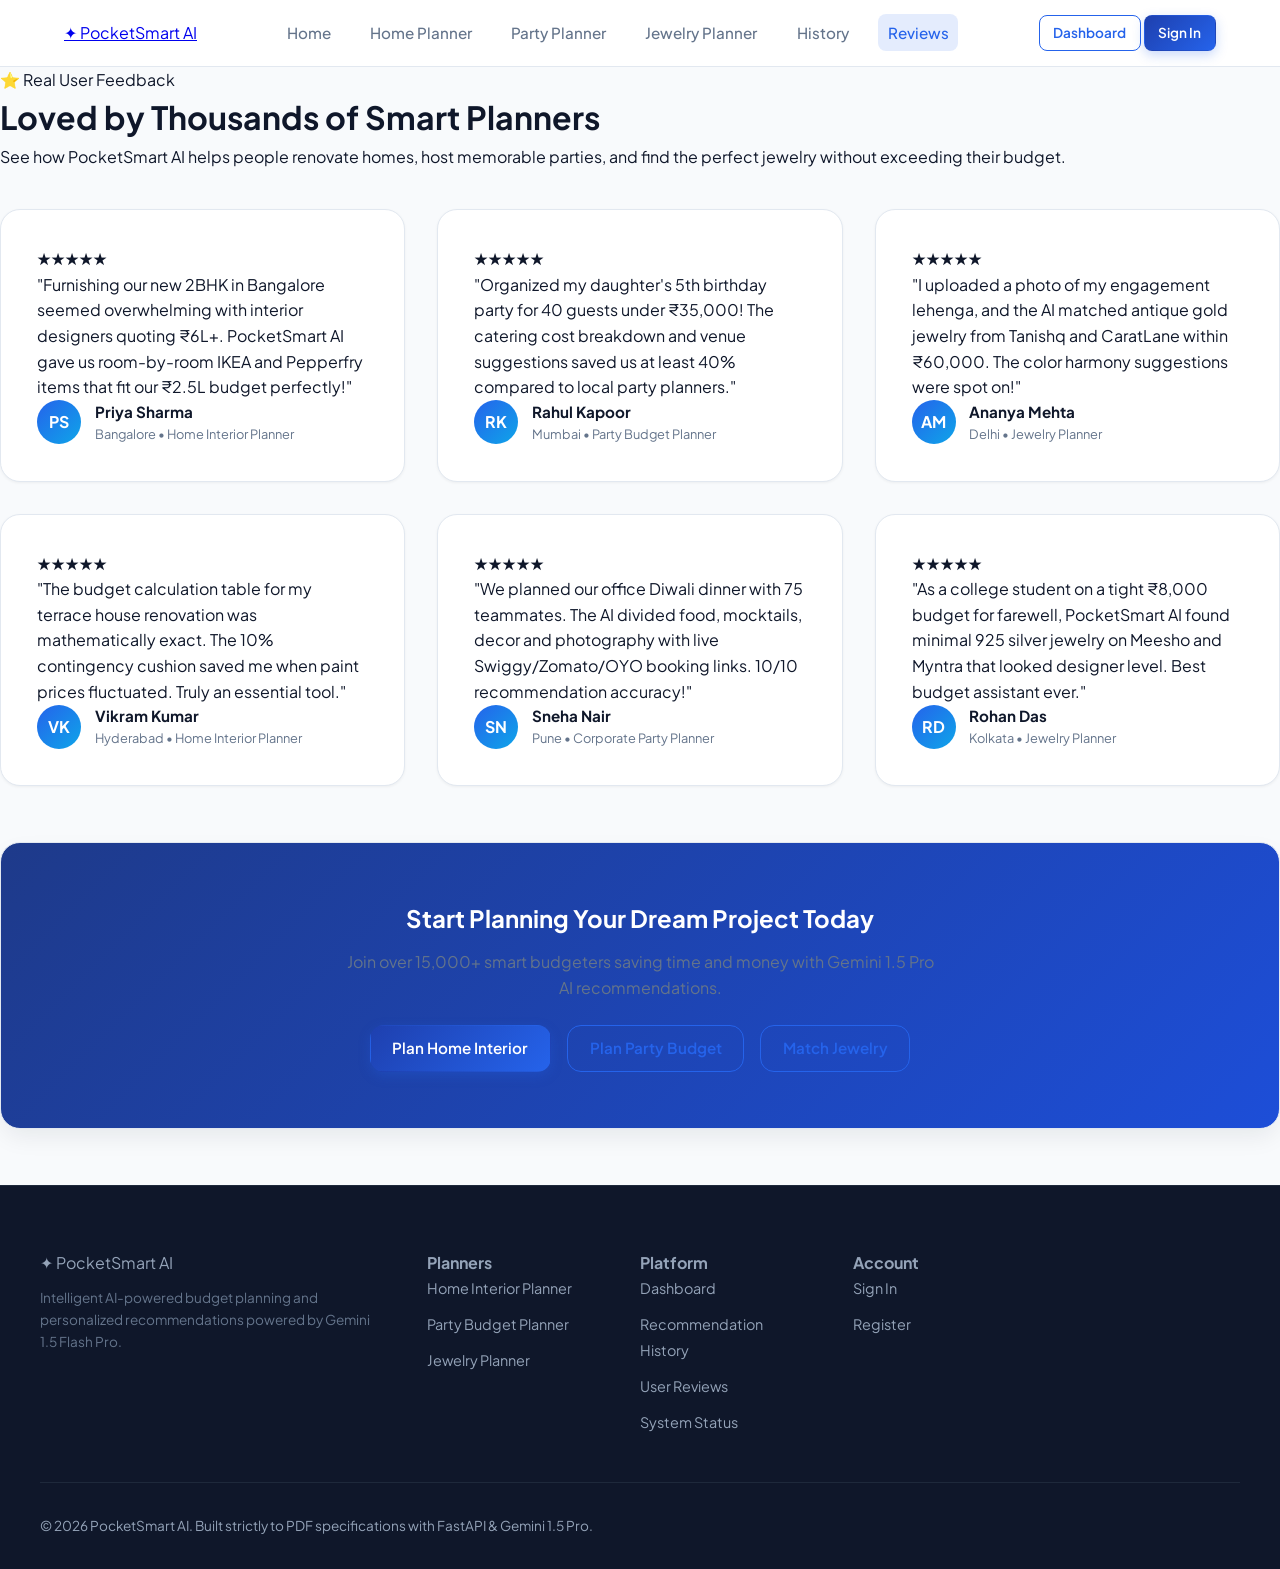
<file: templates/testimonials.html>
<!DOCTYPE html>
<html lang="en">
<head>
  <meta charset="UTF-8">
  <meta name="viewport" content="width=device-width, initial-scale=1.0">
  <title>User Testimonials - PocketSmart AI</title>
  <link rel="stylesheet" href="/static/styles.css">
  <link rel="preconnect" href="https://fonts.googleapis.com">
  <link rel="preconnect" href="https://fonts.gstatic.com" crossorigin>
  <link href="https://fonts.googleapis.com/css2?family=Plus+Jakarta+Sans:wght@300;400;500;600;700;800&family=Space+Grotesk:wght@500;700&display=swap" rel="stylesheet">
</head>
<body>
  <nav class="navbar">
    <div class="nav-container">
      <a href="/" class="brand-logo">
        <span class="brand-sparkle">✦</span>
        <span>PocketSmart <span class="gradient-text">AI</span></span>
      </a>
      <div class="nav-links">
        <a href="/">Home</a>
        <a href="/home-budget">Home Planner</a>
        <a href="/party-budget">Party Planner</a>
        <a href="/jewelry-budget">Jewelry Planner</a>
        <a href="/history">History</a>
        <a href="/testimonials" class="active">Reviews</a>
      </div>
      <div class="nav-actions">
        <a href="/dashboard" class="btn btn-outline btn-sm">Dashboard</a>
        <a href="/login" class="btn btn-primary btn-sm">Sign In</a>
      </div>
    </div>
  </nav>

  <main class="page-container">
    <header class="page-header text-center">
      <div class="badge-pill mb-2">⭐ Real User Feedback</div>
      <h1 class="page-title">Loved by Thousands of Smart Planners</h1>
      <p class="page-subtitle">See how PocketSmart AI helps people renovate homes, host memorable parties, and find the perfect jewelry without exceeding their budget.</p>
    </header>

    <!-- Testimonials Grid -->
    <div class="grid grid-3 testimonials-grid">
      <div class="card testimonial-card">
        <div class="stars">★★★★★</div>
        <p class="testimonial-body">
          "Furnishing our new 2BHK in Bangalore seemed overwhelming with interior designers quoting ₹6L+. PocketSmart AI gave us room-by-room IKEA and Pepperfry items that fit our ₹2.5L budget perfectly!"
        </p>
        <div class="testimonial-author">
          <div class="author-avatar">PS</div>
          <div>
            <div class="author-name">Priya Sharma</div>
            <div class="author-role">Bangalore • Home Interior Planner</div>
          </div>
        </div>
      </div>

      <div class="card testimonial-card">
        <div class="stars">★★★★★</div>
        <p class="testimonial-body">
          "Organized my daughter's 5th birthday party for 40 guests under ₹35,000! The catering cost breakdown and venue suggestions saved us at least 40% compared to local party planners."
        </p>
        <div class="testimonial-author">
          <div class="author-avatar">RK</div>
          <div>
            <div class="author-name">Rahul Kapoor</div>
            <div class="author-role">Mumbai • Party Budget Planner</div>
          </div>
        </div>
      </div>

      <div class="card testimonial-card">
        <div class="stars">★★★★★</div>
        <p class="testimonial-body">
          "I uploaded a photo of my engagement lehenga, and the AI matched antique gold jewelry from Tanishq and CaratLane within ₹60,000. The color harmony suggestions were spot on!"
        </p>
        <div class="testimonial-author">
          <div class="author-avatar">AM</div>
          <div>
            <div class="author-name">Ananya Mehta</div>
            <div class="author-role">Delhi • Jewelry Planner</div>
          </div>
        </div>
      </div>

      <div class="card testimonial-card">
        <div class="stars">★★★★★</div>
        <p class="testimonial-body">
          "The budget calculation table for my terrace house renovation was mathematically exact. The 10% contingency cushion saved me when paint prices fluctuated. Truly an essential tool."
        </p>
        <div class="testimonial-author">
          <div class="author-avatar">VK</div>
          <div>
            <div class="author-name">Vikram Kumar</div>
            <div class="author-role">Hyderabad • Home Interior Planner</div>
          </div>
        </div>
      </div>

      <div class="card testimonial-card">
        <div class="stars">★★★★★</div>
        <p class="testimonial-body">
          "We planned our office Diwali dinner with 75 teammates. The AI divided food, mocktails, decor and photography with live Swiggy/Zomato/OYO booking links. 10/10 recommendation accuracy!"
        </p>
        <div class="testimonial-author">
          <div class="author-avatar">SN</div>
          <div>
            <div class="author-name">Sneha Nair</div>
            <div class="author-role">Pune • Corporate Party Planner</div>
          </div>
        </div>
      </div>

      <div class="card testimonial-card">
        <div class="stars">★★★★★</div>
        <p class="testimonial-body">
          "As a college student on a tight ₹8,000 budget for farewell, PocketSmart AI found minimal 925 silver jewelry on Meesho and Myntra that looked designer level. Best budget assistant ever."
        </p>
        <div class="testimonial-author">
          <div class="author-avatar">RD</div>
          <div>
            <div class="author-name">Rohan Das</div>
            <div class="author-role">Kolkata • Jewelry Planner</div>
          </div>
        </div>
      </div>
    </div>

    <!-- CTA Section -->
    <div class="card cta-banner text-center mt-5">
      <h2 style="font-family: var(--font-heading); margin-bottom: 0.75rem;">Start Planning Your Dream Project Today</h2>
      <p style="color: var(--text-muted); max-width: 600px; margin: 0 auto 1.5rem auto;">
        Join over 15,000+ smart budgeters saving time and money with Gemini 1.5 Pro AI recommendations.
      </p>
      <div style="display: flex; gap: 1rem; justify-content: center; flex-wrap: wrap;">
        <a href="/home-budget" class="btn btn-primary">Plan Home Interior</a>
        <a href="/party-budget" class="btn btn-outline">Plan Party Budget</a>
        <a href="/jewelry-budget" class="btn btn-outline">Match Jewelry</a>
      </div>
    </div>
  </main>

  <footer class="footer">
    <div class="footer-container">
      <div class="footer-col">
        <div class="brand-logo" style="margin-bottom: 0.75rem;">
          <span class="brand-sparkle">✦</span>
          <span>PocketSmart <span class="gradient-text">AI</span></span>
        </div>
        <p style="font-size: 0.85rem; color: var(--text-muted); line-height: 1.6;">
          Intelligent AI-powered budget planning and personalized recommendations powered by Gemini 1.5 Flash Pro.
        </p>
      </div>
      <div class="footer-col">
        <h4>Planners</h4>
        <ul class="footer-links">
          <li><a href="/home-budget">Home Interior Planner</a></li>
          <li><a href="/party-budget">Party Budget Planner</a></li>
          <li><a href="/jewelry-budget">Jewelry Planner</a></li>
        </ul>
      </div>
      <div class="footer-col">
        <h4>Platform</h4>
        <ul class="footer-links">
          <li><a href="/dashboard">Dashboard</a></li>
          <li><a href="/history">Recommendation History</a></li>
          <li><a href="/testimonials">User Reviews</a></li>
          <li><a href="/startup">System Status</a></li>
        </ul>
      </div>
      <div class="footer-col">
        <h4>Account</h4>
        <ul class="footer-links">
          <li><a href="/login">Sign In</a></li>
          <li><a href="/register">Register</a></li>
        </ul>
      </div>
    </div>
    <div class="footer-bottom">
      <p>© 2026 PocketSmart AI. Built strictly to PDF specifications with FastAPI & Gemini 1.5 Pro.</p>
    </div>
  </footer>
</body>
</html>
</file>
<file: static/styles.css>
/* ==========================================================================
   PocketSmart AI: Master Stylesheet (static/styles.css)
   ========================================================================== */

@import url('https://fonts.googleapis.com/css2?family=Plus+Jakarta+Sans:wght@300;400;500;600;700;800&display=swap');

:root {
  --primary: #1e3a8a;
  --primary-light: #2563eb;
  --primary-dark: #172554;
  --primary-glow: rgba(37, 99, 235, 0.12);
  --secondary: #0ea5e9;
  --accent: #8b5cf6;
  --accent-pink: #ec4899;
  --accent-gold: #f59e0b;
  --accent-emerald: #10b981;
  --bg-page: #f8fafc;
  --bg-card: #ffffff;
  --bg-subtle: #f1f5f9;
  --text-main: #0f172a;
  --text-muted: #64748b;
  --border: #e2e8f0;
  --radius-sm: 8px;
  --radius-md: 14px;
  --radius-lg: 20px;
  --radius-full: 9999px;
  --shadow-sm: 0 1px 3px 0 rgba(0, 0, 0, 0.05);
  --shadow-md: 0 4px 6px -1px rgba(0, 0, 0, 0.08), 0 2px 4px -2px rgba(0, 0, 0, 0.04);
  --shadow-lg: 0 10px 25px -3px rgba(15, 23, 42, 0.08);
  --shadow-xl: 0 20px 35px -5px rgba(15, 23, 42, 0.12);
  --transition: all 0.25s cubic-bezier(0.16, 1, 0.3, 1);
}

*, *::before, *::after {
  box-sizing: border-box;
  margin: 0;
  padding: 0;
}

body {
  font-family: 'Plus Jakarta Sans', -apple-system, BlinkMacSystemFont, 'Segoe UI', Roboto, sans-serif;
  background-color: var(--bg-page);
  color: var(--text-main);
  line-height: 1.6;
  min-height: 100vh;
  display: flex;
  flex-direction: column;
}

/* Navbar */
.navbar {
  background: rgba(255, 255, 255, 0.95);
  backdrop-filter: blur(12px);
  -webkit-backdrop-filter: blur(12px);
  border-bottom: 1px solid var(--border);
  position: sticky;
  top: 0;
  z-index: 100;
  transition: var(--transition);
}

.nav-container {
  max-width: 1200px;
  margin: 0 auto;
  padding: 0.9rem 1.5rem;
  display: flex;
  align-items: center;
  justify-content: space-between;
}

.brand-link {
  display: flex;
  align-items: center;
  gap: 0.6rem;
  text-decoration: none;
  color: var(--text-main);
  font-weight: 800;
  font-size: 1.35rem;
  letter-spacing: -0.03em;
}

.brand-badge {
  background: linear-gradient(135deg, var(--primary-light), var(--secondary));
  color: white;
  padding: 0.2rem 0.6rem;
  border-radius: var(--radius-sm);
  font-size: 0.75rem;
  font-weight: 700;
  letter-spacing: 0.05em;
  text-transform: uppercase;
}

.nav-links {
  display: flex;
  align-items: center;
  gap: 1.25rem;
  list-style: none;
}

.nav-links a {
  text-decoration: none;
  color: var(--text-muted);
  font-weight: 500;
  font-size: 0.95rem;
  transition: var(--transition);
  display: flex;
  align-items: center;
  gap: 0.4rem;
  padding: 0.4rem 0.6rem;
  border-radius: var(--radius-sm);
}

.nav-links a:hover, .nav-links a.active {
  color: var(--primary-light);
  background-color: var(--primary-glow);
}

.nav-auth {
  display: flex;
  align-items: center;
  gap: 0.75rem;
}

/* Buttons */
.btn {
  display: inline-flex;
  align-items: center;
  justify-content: center;
  gap: 0.5rem;
  font-family: inherit;
  font-size: 0.95rem;
  font-weight: 600;
  padding: 0.65rem 1.35rem;
  border-radius: var(--radius-md);
  border: 1px solid transparent;
  cursor: pointer;
  text-decoration: none;
  transition: var(--transition);
}

.btn-primary {
  background: linear-gradient(135deg, #1e40af, #2563eb);
  color: #ffffff;
  box-shadow: 0 4px 12px rgba(37, 99, 235, 0.25);
}

.btn-primary:hover {
  background: linear-gradient(135deg, #1d4ed8, #1d4ed8);
  box-shadow: 0 6px 18px rgba(37, 99, 235, 0.35);
  transform: translateY(-1px);
  color: #ffffff;
}

.btn-secondary {
  background: #ffffff;
  color: var(--text-main);
  border-color: var(--border);
}

.btn-secondary:hover {
  background: var(--bg-subtle);
  border-color: #cbd5e1;
}

.btn-outline {
  background: transparent;
  color: var(--primary-light);
  border-color: var(--primary-light);
}

.btn-outline:hover {
  background: var(--primary-glow);
}

.btn-sm {
  padding: 0.4rem 0.85rem;
  font-size: 0.85rem;
  border-radius: var(--radius-sm);
}

.btn-block {
  width: 100%;
}

/* Layout */
.main-content {
  flex: 1;
  max-width: 1200px;
  width: 100%;
  margin: 0 auto;
  padding: 2.5rem 1.5rem 4rem 1.5rem;
}

.card {
  background: var(--bg-card);
  border: 1px solid var(--border);
  border-radius: var(--radius-lg);
  padding: 2rem;
  box-shadow: var(--shadow-md);
  transition: var(--transition);
}

.card-hover:hover {
  box-shadow: var(--shadow-xl);
  transform: translateY(-3px);
}

/* Hero Section */
.hero-section {
  text-align: center;
  padding: 3.5rem 1rem 3rem 1rem;
  max-width: 900px;
  margin: 0 auto;
}

.hero-pill {
  display: inline-flex;
  align-items: center;
  gap: 0.5rem;
  background: #eff6ff;
  color: var(--primary-light);
  font-weight: 600;
  font-size: 0.85rem;
  padding: 0.4rem 1rem;
  border-radius: var(--radius-full);
  border: 1px solid #bfdbfe;
  margin-bottom: 1.5rem;
}

.hero-title {
  font-size: 3.2rem;
  font-weight: 800;
  line-height: 1.15;
  letter-spacing: -0.04em;
  color: var(--text-main);
  margin-bottom: 1.25rem;
}

.hero-title .gradient-text {
  background: linear-gradient(135deg, #1e40af, #0284c7 60%, #8b5cf6);
  -webkit-background-clip: text;
  -webkit-text-fill-color: transparent;
}

.hero-desc {
  font-size: 1.15rem;
  color: var(--text-muted);
  max-width: 720px;
  margin: 0 auto 2.25rem auto;
}

.hero-actions {
  display: flex;
  align-items: center;
  justify-content: center;
  gap: 1rem;
  flex-wrap: wrap;
}

/* Feature grid on Landing */
.features-grid {
  display: grid;
  grid-template-columns: repeat(auto-fit, minmax(320px, 1fr));
  gap: 2rem;
  margin-top: 3.5rem;
}

.feature-card {
  background: white;
  border: 1px solid var(--border);
  border-radius: var(--radius-lg);
  padding: 2.25rem;
  box-shadow: var(--shadow-sm);
  display: flex;
  flex-direction: column;
  transition: var(--transition);
  position: relative;
  overflow: hidden;
}

.feature-card::before {
  content: "";
  position: absolute;
  top: 0;
  left: 0;
  right: 0;
  height: 4px;
  background: linear-gradient(90deg, var(--primary-light), var(--secondary));
  opacity: 0;
  transition: var(--transition);
}

.feature-card:hover {
  transform: translateY(-5px);
  box-shadow: var(--shadow-xl);
  border-color: #cbd5e1;
}

.feature-card:hover::before {
  opacity: 1;
}

.feature-icon-wrapper {
  width: 58px;
  height: 58px;
  border-radius: var(--radius-md);
  display: flex;
  align-items: center;
  justify-content: center;
  font-size: 1.6rem;
  margin-bottom: 1.5rem;
}

.icon-blue { background: #dbeafe; color: #1d4ed8; }
.icon-amber { background: #fef3c7; color: #d97706; }
.icon-pink { background: #fce7f3; color: #db2777; }

.feature-title {
  font-size: 1.35rem;
  font-weight: 700;
  margin-bottom: 0.75rem;
  color: var(--text-main);
}

.feature-desc {
  color: var(--text-muted);
  font-size: 0.95rem;
  line-height: 1.6;
  margin-bottom: 1.5rem;
  flex-grow: 1;
}

.platform-tags {
  display: flex;
  flex-wrap: wrap;
  gap: 0.4rem;
  margin-bottom: 1.5rem;
}

.platform-pill {
  font-size: 0.75rem;
  font-weight: 600;
  padding: 0.2rem 0.55rem;
  border-radius: var(--radius-full);
  background: var(--bg-subtle);
  color: var(--text-muted);
  border: 1px solid var(--border);
}

/* Auth Cards */
.auth-wrapper {
  min-height: calc(100vh - 180px);
  display: flex;
  align-items: center;
  justify-content: center;
  padding: 2rem 1rem;
}

.auth-card {
  background: #ffffff;
  border: 1px solid var(--border);
  border-radius: var(--radius-lg);
  padding: 3rem 2.5rem;
  width: 100%;
  max-width: 460px;
  box-shadow: 0 15px 35px -5px rgba(15, 23, 42, 0.1);
  text-align: center;
}

.auth-logo {
  font-size: 2rem;
  font-weight: 800;
  color: #1e3a8a;
  letter-spacing: -0.04em;
  margin-bottom: 0.25rem;
}

.auth-subhead {
  color: #2563eb;
  font-size: 0.95rem;
  font-weight: 600;
  margin-bottom: 1.8rem;
}

.auth-title {
  font-size: 1.6rem;
  font-weight: 700;
  color: #1e293b;
  margin-bottom: 2rem;
}

.form-group {
  text-align: left;
  margin-bottom: 1.35rem;
}

.form-label {
  display: block;
  font-size: 0.9rem;
  font-weight: 600;
  color: #334155;
  margin-bottom: 0.4rem;
}

.input-with-icon {
  position: relative;
  display: flex;
  align-items: center;
}

.input-icon {
  position: absolute;
  left: 1rem;
  color: #94a3b8;
  font-size: 1rem;
  pointer-events: none;
}

.form-control {
  width: 100%;
  padding: 0.75rem 1rem;
  font-size: 0.95rem;
  font-family: inherit;
  border: 1px solid #cbd5e1;
  border-radius: var(--radius-md);
  background-color: #ffffff;
  color: var(--text-main);
  transition: var(--transition);
}

.input-with-icon .form-control {
  padding-left: 2.75rem;
}

.form-control:focus {
  outline: none;
  border-color: var(--primary-light);
  box-shadow: 0 0 0 3px rgba(37, 99, 235, 0.15);
}

.auth-links {
  display: flex;
  justify-content: space-between;
  align-items: center;
  margin-bottom: 1.5rem;
  font-size: 0.85rem;
}

.auth-links a, .auth-switch a {
  color: var(--primary-light);
  text-decoration: none;
  font-weight: 600;
}

.auth-links a:hover, .auth-switch a:hover {
  text-decoration: underline;
}

.auth-switch {
  margin-top: 1.75rem;
  font-size: 0.9rem;
  color: var(--text-muted);
}

/* Planners */
.planner-header {
  text-align: center;
  max-width: 700px;
  margin: 0 auto 2.5rem auto;
}

.planner-title {
  font-size: 2.4rem;
  font-weight: 800;
  color: var(--text-main);
  letter-spacing: -0.03em;
  margin-bottom: 0.5rem;
}

.planner-subtitle {
  color: var(--text-muted);
  font-size: 1.05rem;
}

.planner-layout {
  display: grid;
  grid-template-columns: 1fr;
  gap: 2.5rem;
}

@media (min-width: 992px) {
  .planner-layout-split {
    grid-template-columns: 460px 1fr;
  }
}

.planner-form-card {
  background: white;
  border: 1px solid var(--border);
  border-radius: var(--radius-lg);
  padding: 2.25rem;
  box-shadow: var(--shadow-md);
}

.section-divider {
  display: flex;
  align-items: center;
  gap: 0.6rem;
  margin: 1.75rem 0 1.25rem 0;
  padding-bottom: 0.5rem;
  border-bottom: 1px solid var(--border);
}

.section-divider-title {
  font-size: 1.05rem;
  font-weight: 700;
  color: #1e3a8a;
  display: flex;
  align-items: center;
  gap: 0.5rem;
}

.section-divider-icon {
  background: #dbeafe;
  color: #1d4ed8;
  width: 28px;
  height: 28px;
  border-radius: 50%;
  display: inline-flex;
  align-items: center;
  justify-content: center;
  font-size: 0.85rem;
}

.checkbox-group {
  display: flex;
  flex-direction: column;
  gap: 0.65rem;
  margin-bottom: 1.25rem;
}

.custom-checkbox {
  display: flex;
  align-items: center;
  gap: 0.75rem;
  cursor: pointer;
  user-select: none;
  font-size: 0.95rem;
  font-weight: 500;
  color: #334155;
}

.custom-checkbox input[type="checkbox"] {
  width: 18px;
  height: 18px;
  accent-color: var(--primary-light);
  cursor: pointer;
}

/* Upload Dropzone */
.upload-dropzone {
  border: 2px dashed #cbd5e1;
  border-radius: var(--radius-md);
  padding: 1.75rem 1.5rem;
  text-align: center;
  background-color: #f8fafc;
  cursor: pointer;
  transition: var(--transition);
  position: relative;
}

.upload-dropzone:hover {
  border-color: var(--primary-light);
  background-color: #f0f7ff;
}

.upload-icon {
  font-size: 2.2rem;
  color: #94a3b8;
  margin-bottom: 0.5rem;
}

.upload-preview-container {
  margin-top: 1rem;
  display: none;
}

.upload-preview-img {
  max-width: 100%;
  max-height: 240px;
  border-radius: var(--radius-md);
  object-fit: contain;
  border: 1px solid var(--border);
}

.upload-remove-btn {
  margin-top: 0.75rem;
}

/* Results Display */
.results-container {
  display: flex;
  flex-direction: column;
  gap: 2rem;
}

.results-header-banner {
  background: white;
  border: 1px solid var(--border);
  border-radius: var(--radius-lg);
  padding: 1.75rem 2rem;
  box-shadow: var(--shadow-sm);
  display: flex;
  align-items: center;
  justify-content: space-between;
  flex-wrap: wrap;
  gap: 1rem;
}

.results-title {
  font-size: 1.6rem;
  font-weight: 800;
  color: var(--text-main);
}

.budget-summary-badge {
  background: linear-gradient(135deg, #1e40af, #2563eb);
  color: white;
  padding: 0.6rem 1.25rem;
  border-radius: var(--radius-md);
  font-size: 1.1rem;
  font-weight: 700;
  display: flex;
  align-items: center;
  gap: 0.5rem;
}

/* Tables */
.table-card {
  background: white;
  border: 1px solid var(--border);
  border-radius: var(--radius-lg);
  overflow: hidden;
  box-shadow: var(--shadow-sm);
}

.table-header-title {
  padding: 1.25rem 1.5rem;
  background: #f8fafc;
  border-bottom: 1px solid var(--border);
  font-size: 1.1rem;
  font-weight: 700;
  color: #1e3a8a;
  display: flex;
  align-items: center;
  gap: 0.5rem;
}

.data-table {
  width: 100%;
  border-collapse: collapse;
  text-align: left;
  font-size: 0.95rem;
}

.data-table th {
  background: #f1f5f9;
  color: #475569;
  font-weight: 600;
  padding: 0.85rem 1.25rem;
  border-bottom: 1px solid var(--border);
}

.data-table td {
  padding: 0.95rem 1.25rem;
  border-bottom: 1px solid var(--border);
  color: #334155;
}

.data-table tr:last-child td {
  border-bottom: none;
}

.data-table tr:hover {
  background: #f8fafc;
}

/* Category & Item Cards */
.rec-category-block {
  background: white;
  border: 1px solid var(--border);
  border-radius: var(--radius-lg);
  padding: 1.75rem;
  box-shadow: var(--shadow-sm);
  margin-bottom: 1.5rem;
}

.category-block-header {
  display: flex;
  align-items: center;
  justify-content: space-between;
  margin-bottom: 1.25rem;
  padding-bottom: 0.75rem;
  border-bottom: 1px solid #f1f5f9;
}

.category-block-name {
  font-size: 1.25rem;
  font-weight: 700;
  color: #1e3a8a;
  text-transform: capitalize;
  display: flex;
  align-items: center;
  gap: 0.5rem;
}

.category-block-allocation {
  font-size: 1.1rem;
  font-weight: 700;
  color: #059669;
  background: #ecfdf5;
  padding: 0.25rem 0.75rem;
  border-radius: var(--radius-sm);
}

.items-grid {
  display: grid;
  grid-template-columns: repeat(auto-fill, minmax(280px, 1fr));
  gap: 1.25rem;
}

.item-card {
  background: #f8fafc;
  border: 1px solid var(--border);
  border-radius: var(--radius-md);
  padding: 1.25rem;
  display: flex;
  flex-direction: column;
  transition: var(--transition);
}

.item-card:hover {
  background: white;
  border-color: #cbd5e1;
  box-shadow: var(--shadow-md);
  transform: translateY(-2px);
}

.item-card-title {
  font-size: 1rem;
  font-weight: 700;
  color: var(--text-main);
  margin-bottom: 0.4rem;
}

.item-card-desc {
  font-size: 0.85rem;
  color: var(--text-muted);
  line-height: 1.5;
  margin-bottom: 0.85rem;
  flex-grow: 1;
}

.item-card-meta {
  display: flex;
  align-items: center;
  justify-content: space-between;
  margin-bottom: 0.85rem;
  padding-top: 0.5rem;
  border-top: 1px dashed var(--border);
}

.item-price {
  font-size: 1.15rem;
  font-weight: 800;
  color: #1e40af;
}

.item-qty {
  font-size: 0.8rem;
  color: #64748b;
  background: #e2e8f0;
  padding: 0.15rem 0.5rem;
  border-radius: var(--radius-sm);
}

.shop-links-section {
  display: flex;
  flex-direction: column;
  gap: 0.35rem;
}

.shop-links-label {
  font-size: 0.75rem;
  font-weight: 600;
  color: #64748b;
  text-transform: uppercase;
  letter-spacing: 0.05em;
}

.shop-links-row {
  display: flex;
  flex-wrap: wrap;
  gap: 0.4rem;
}

.shop-btn {
  display: inline-flex;
  align-items: center;
  gap: 0.3rem;
  font-size: 0.75rem;
  font-weight: 600;
  padding: 0.25rem 0.6rem;
  border-radius: var(--radius-sm);
  background: white;
  border: 1px solid #cbd5e1;
  color: #334155;
  text-decoration: none;
  transition: var(--transition);
}

.shop-btn:hover {
  background: #eff6ff;
  border-color: #3b82f6;
  color: #1d4ed8;
}

/* Outfit Analysis */
.outfit-analysis-card {
  background: linear-gradient(135deg, #f0fdf4, #ecfdf5);
  border: 1px solid #a7f3d0;
  border-radius: var(--radius-lg);
  padding: 1.5rem;
  margin-bottom: 1.5rem;
}

.outfit-analysis-title {
  font-size: 1.1rem;
  font-weight: 700;
  color: #065f46;
  display: flex;
  align-items: center;
  gap: 0.5rem;
  margin-bottom: 0.75rem;
}

.outfit-tag {
  display: inline-block;
  background: white;
  color: #047857;
  border: 1px solid #6ee7b7;
  padding: 0.25rem 0.6rem;
  border-radius: var(--radius-full);
  font-size: 0.85rem;
  font-weight: 600;
  margin: 0.2rem 0.2rem 0 0;
}

/* Styling Tips */
.styling-tips-card {
  background: linear-gradient(135deg, #eff6ff, #f8fafc);
  border: 1px solid #bfdbfe;
  border-radius: var(--radius-lg);
  padding: 1.5rem;
}

.styling-tips-title {
  font-size: 1.1rem;
  font-weight: 700;
  color: #1e40af;
  display: flex;
  align-items: center;
  gap: 0.5rem;
  margin-bottom: 0.75rem;
}

.styling-tips-list {
  list-style-type: none;
  display: flex;
  flex-direction: column;
  gap: 0.5rem;
}

.styling-tips-list li {
  font-size: 0.9rem;
  color: #334155;
  display: flex;
  align-items: flex-start;
  gap: 0.5rem;
}

.styling-tips-list li::before {
  content: "✦";
  color: #2563eb;
  font-weight: bold;
}

/* History Cards */
.history-grid {
  display: grid;
  grid-template-columns: repeat(auto-fill, minmax(340px, 1fr));
  gap: 1.5rem;
  margin-top: 1.5rem;
}

.history-card {
  background: white;
  border: 1px solid var(--border);
  border-radius: var(--radius-lg);
  padding: 1.75rem;
  box-shadow: var(--shadow-sm);
  display: flex;
  flex-direction: column;
  transition: var(--transition);
}

.history-card:hover {
  box-shadow: var(--shadow-xl);
  transform: translateY(-3px);
  border-color: #cbd5e1;
}

.history-card-header {
  display: flex;
  align-items: center;
  justify-content: space-between;
  margin-bottom: 1rem;
}

.history-type-badge {
  display: inline-flex;
  align-items: center;
  gap: 0.4rem;
  padding: 0.3rem 0.75rem;
  border-radius: var(--radius-full);
  font-size: 0.8rem;
  font-weight: 700;
  text-transform: capitalize;
}

.badge-home { background: #dbeafe; color: #1e40af; }
.badge-party { background: #fef3c7; color: #92400e; }
.badge-jewelry { background: #fce7f3; color: #9d174d; }

.history-time {
  font-size: 0.75rem;
  color: #94a3b8;
}

.history-budget-row {
  display: flex;
  justify-content: space-between;
  padding: 0.75rem 0;
  border-top: 1px solid #f1f5f9;
  border-bottom: 1px solid #f1f5f9;
  margin-bottom: 0.85rem;
}

.history-budget-block {
  display: flex;
  flex-direction: column;
}

.history-budget-label {
  font-size: 0.75rem;
  color: #64748b;
  text-transform: uppercase;
}

.history-budget-val {
  font-size: 1.15rem;
  font-weight: 800;
  color: var(--text-main);
}

.history-remaining-val {
  color: #059669;
}

.history-summary-text {
  font-size: 0.85rem;
  color: #475569;
  line-height: 1.5;
  margin-bottom: 1.25rem;
  flex-grow: 1;
}

/* Testimonials */
.testimonials-section {
  text-align: center;
  padding: 3rem 0;
}

.testimonials-grid {
  display: grid;
  grid-template-columns: repeat(auto-fit, minmax(300px, 1fr));
  gap: 2rem;
  margin: 2.5rem 0;
}

.testimonial-card {
  background: white;
  border: 1px solid var(--border);
  border-radius: var(--radius-lg);
  padding: 2.25rem;
  box-shadow: var(--shadow-sm);
  text-align: left;
  display: flex;
  flex-direction: column;
  transition: var(--transition);
}

.testimonial-card:hover {
  transform: translateY(-4px);
  box-shadow: var(--shadow-xl);
}

.testimonial-quote {
  font-size: 0.95rem;
  color: #334155;
  font-style: italic;
  line-height: 1.6;
  margin-bottom: 1.5rem;
  flex-grow: 1;
}

.testimonial-author {
  display: flex;
  align-items: center;
  gap: 0.85rem;
}

.author-avatar {
  width: 44px;
  height: 44px;
  border-radius: 50%;
  background: linear-gradient(135deg, #2563eb, #0ea5e9);
  color: white;
  display: flex;
  align-items: center;
  justify-content: center;
  font-weight: 700;
  font-size: 1rem;
}

.author-name {
  font-size: 0.95rem;
  font-weight: 700;
  color: var(--text-main);
}

.author-role {
  font-size: 0.8rem;
  color: #64748b;
}

.cta-banner {
  background: linear-gradient(135deg, #1e3a8a, #1d4ed8);
  border-radius: var(--radius-lg);
  padding: 3.5rem 2rem;
  text-align: center;
  color: white;
  margin: 3.5rem 0;
  box-shadow: var(--shadow-lg);
}

.cta-title {
  font-size: 2rem;
  font-weight: 800;
  margin-bottom: 0.75rem;
}

.cta-subtitle {
  font-size: 1.05rem;
  color: #bfdbfe;
  max-width: 600px;
  margin: 0 auto 2rem auto;
}

.cta-buttons {
  display: flex;
  justify-content: center;
  gap: 1rem;
  flex-wrap: wrap;
}

/* Footer */
.footer {
  background: #0f172a;
  color: #94a3b8;
  padding: 4rem 1.5rem 2rem 1.5rem;
  margin-top: auto;
  border-top: 1px solid #1e293b;
}

.footer-container {
  max-width: 1200px;
  margin: 0 auto;
  display: grid;
  grid-template-columns: 2fr 1fr 1fr 1fr 1fr;
  gap: 2.5rem;
  margin-bottom: 3rem;
}

@media (max-width: 900px) {
  .footer-container {
    grid-template-columns: 1fr 1fr;
  }
}

@media (max-width: 600px) {
  .footer-container {
    grid-template-columns: 1fr;
  }
}

.footer-brand {
  font-size: 1.4rem;
  font-weight: 800;
  color: #ffffff;
  margin-bottom: 0.75rem;
}

.footer-desc {
  font-size: 0.9rem;
  line-height: 1.6;
  max-width: 320px;
}

.footer-heading {
  color: #ffffff;
  font-size: 0.95rem;
  font-weight: 700;
  margin-bottom: 1.15rem;
  text-transform: uppercase;
  letter-spacing: 0.05em;
}

.footer-links {
  list-style: none;
  display: flex;
  flex-direction: column;
  gap: 0.65rem;
}

.footer-links a {
  color: #94a3b8;
  text-decoration: none;
  font-size: 0.9rem;
  transition: var(--transition);
}

.footer-links a:hover {
  color: #ffffff;
}

.footer-bottom {
  max-width: 1200px;
  margin: 0 auto;
  padding-top: 2rem;
  border-top: 1px solid #1e293b;
  display: flex;
  justify-content: space-between;
  align-items: center;
  font-size: 0.85rem;
  flex-wrap: wrap;
  gap: 1rem;
}

/* Modal */
.modal-overlay {
  position: fixed;
  top: 0;
  left: 0;
  right: 0;
  bottom: 0;
  background: rgba(15, 23, 42, 0.65);
  backdrop-filter: blur(4px);
  display: none;
  align-items: center;
  justify-content: center;
  z-index: 1000;
  padding: 1.5rem;
}

.modal-content {
  background: white;
  border-radius: var(--radius-lg);
  max-width: 850px;
  width: 100%;
  max-height: 88vh;
  overflow-y: auto;
  padding: 2.25rem;
  position: relative;
  box-shadow: 0 25px 50px -12px rgba(0, 0, 0, 0.25);
}

.modal-close {
  position: absolute;
  top: 1.5rem;
  right: 1.5rem;
  background: #f1f5f9;
  border: none;
  border-radius: 50%;
  width: 36px;
  height: 36px;
  display: flex;
  align-items: center;
  justify-content: center;
  cursor: pointer;
  font-size: 1.25rem;
  color: #64748b;
  transition: var(--transition);
}

.modal-close:hover {
  background: #e2e8f0;
  color: #0f172a;
}

/* Loading Spinner */
.spinner {
  width: 20px;
  height: 20px;
  border: 3px solid rgba(255, 255, 255, 0.3);
  border-radius: 50%;
  border-top-color: #ffffff;
  animation: spin 0.8s ease-in-out infinite;
  display: inline-block;
  vertical-align: middle;
}

@keyframes spin {
  to { transform: rotate(360deg); }
}

.alert {
  padding: 1rem 1.25rem;
  border-radius: var(--radius-md);
  margin-bottom: 1.5rem;
  font-size: 0.95rem;
  display: flex;
  align-items: center;
  gap: 0.75rem;
}

.alert-danger {
  background: #fef2f2;
  color: #991b1b;
  border: 1px solid #fecaca;
}

.alert-success {
  background: #ecfdf5;
  color: #065f46;
  border: 1px solid #a7f3d0;
}
</file>
